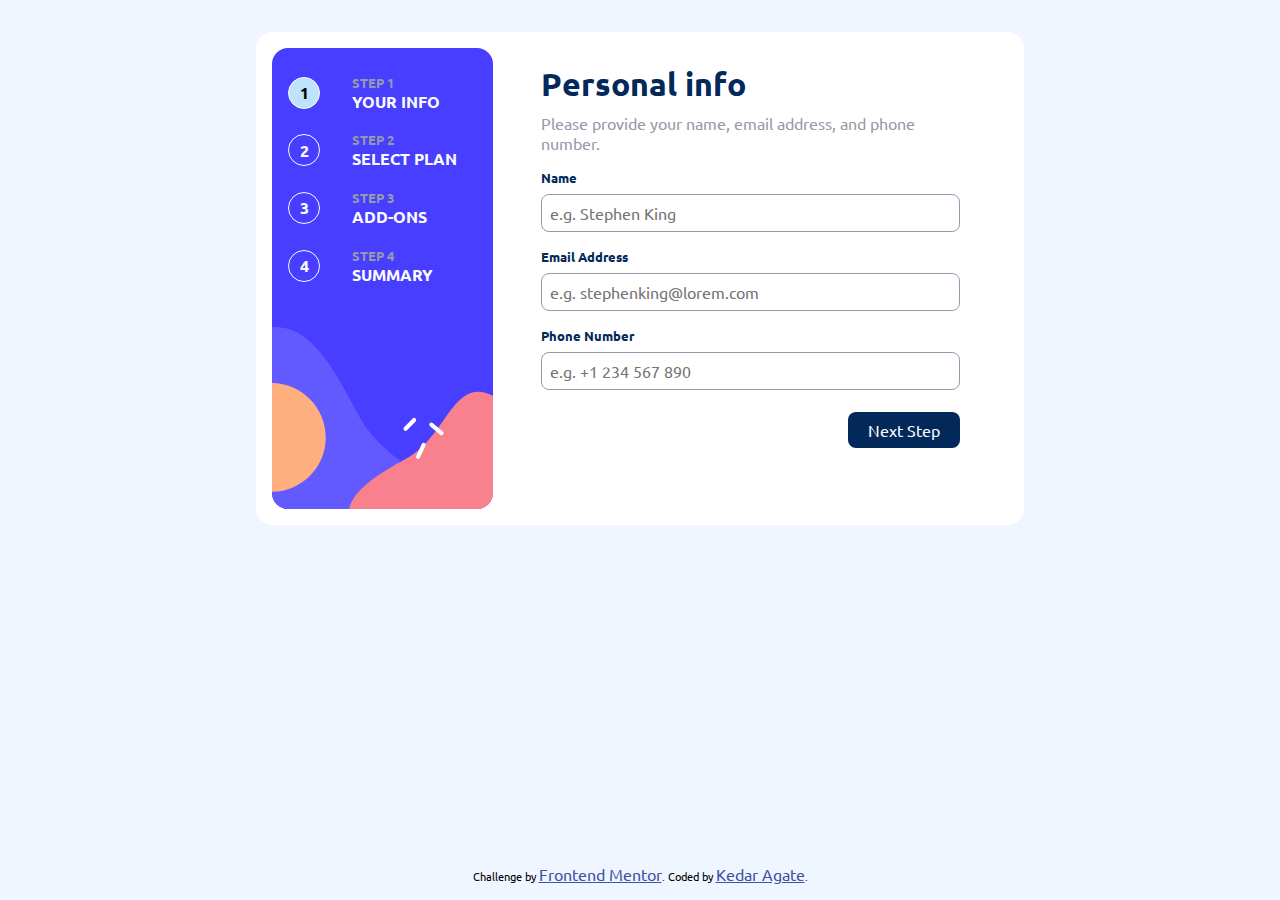
<file: index.html>
<!DOCTYPE html>
<html lang="en">
  <head>
    <meta charset="UTF-8" />
    <meta name="viewport" content="width=device-width, initial-scale=1.0" />
    <!-- displays site properly based on user's device -->

    <link
      rel="icon"
      type="image/png"
      sizes="32x32"
      href="../assets/images/favicon-32x32.png"
    />
    <link rel="stylesheet" href="style.css" />

    <title>Frontend Mentor | Multi-step form</title>

    <!-- Feel free to remove these styles or customise in your own stylesheet 👍 -->
  </head>

  <body>
    <!-- Sidebar start -->

    <main class="container">
      <section class="Steps-bg-img-container">
        <img
          src="./assets/images/bg-sidebar-desktop.svg"
          alt="steps-background-image"
          class="desktop-sidebar-img"
        />
        <img
          src="./assets/images/bg-sidebar-mobile.svg"
          alt="steps-background-image"
          class="mobile-sidebar-img"
        />

        <div class="steps-display-container">
          <div class="step-div">
            <span class="step-no-indicator step-1-indicator">1</span>
            <div class="step-info">
              <span class="step-number-in-words">step 1</span>
              <h3 class="step-name">your info</h3>
            </div>
          </div>
          <div class="step-div">
            <span class="step-no-indicator step-2-indicator">2</span>
            <div class="step-info">
              <span class="step-number-in-words">step 2</span>
              <h3 class="step-name">select plan</h3>
            </div>
          </div>
          <div class="step-div">
            <span class="step-no-indicator step-3-indicator">3</span>
            <div class="step-info">
              <span class="step-number-in-words">step 3</span>
              <h3 class="step-name">add-ons</h3>
            </div>
          </div>
          <div class="step-div">
            <span class="step-no-indicator step-4-indicator">4</span>
            <div class="step-info">
              <span class="step-number-in-words">step 4</span>
              <h3 class="step-name">summary</h3>
            </div>
          </div>
        </div>
      </section>

      <!-- Sidebar end -->
      <!-- Step 1 start -->
      <section class="form-container">
        <h1>Personal info</h1>
        <p>Please provide your name, email address, and phone number.</p>

        <form method="get" id="step-1-form">
          <div class="input-container">
            <label for="name">name</label>
            <input
              type="text"
              placeholder="e.g. Stephen King"
              id="name"
              name="name"
              required
            />
          </div>
          <div class="input-container">
            <label for="email">Email Address</label>
            <input
              type="email"
              id="email"
              name="email"
              placeholder="e.g. stephenking@lorem.com"
              required
            />
          </div>
          <div class="input-container">
            <label for="phone-no">Phone Number</label>
            <input
              type="tel"
              id="phone-no"
              name="phoneNumber"
              placeholder="e.g. +1 234 567 890"
              required
            />
          </div>
          <div class="links-button-div">
            <button type="submit" class="btn step-1-next-btn">Next Step</button>
          </div>
        </form>
      </section>
    </main>

    <div class="attribution">
      Challenge by
      <a
        href="https://www.frontendmentor.io/solutions/multistep-responsive-form-built-with-html-css-and-vanilla-js-tARI_ouO71"
        target="_blank"
        >Frontend Mentor</a
      >. Coded by
      <a href="https://github.com/kedaragate/frontend-mentor-multistep-form"
        >Kedar Agate</a
      >.
    </div>
    <script src="script.js" type="module"></script>
  </body>
</html>
</file>
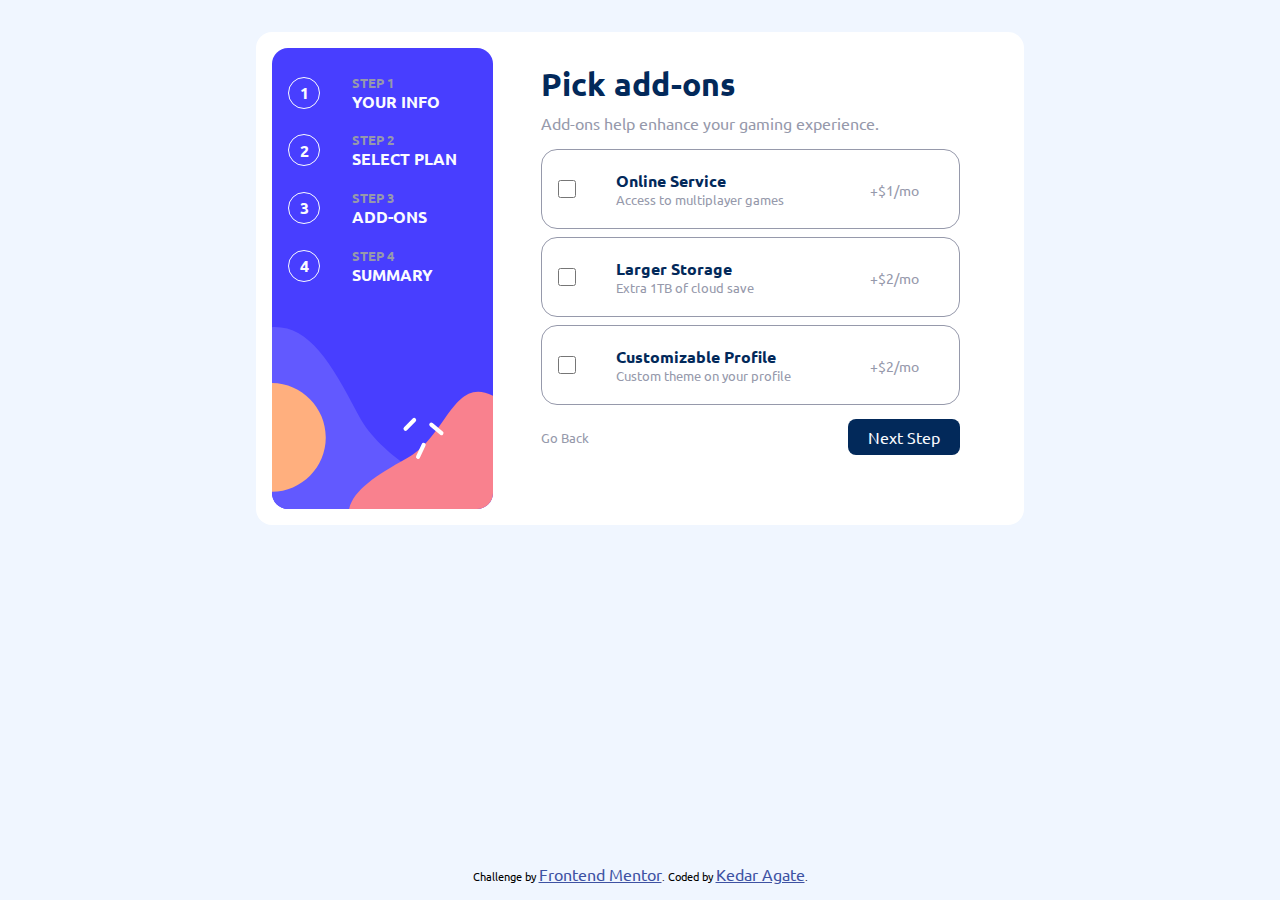
<file: add-ons-page.html>
<!DOCTYPE html>
<html lang="en">
  <head>
    <meta charset="UTF-8" />
    <meta name="viewport" content="width=device-width, initial-scale=1.0" />
    <title>Frontend Mentor | Multi-step form</title>
    <link rel="stylesheet" href="style.css" />
  </head>
  <body>
    <main class="container">
      <section class="Steps-bg-img-container">
        <img
          src="./assets/images/bg-sidebar-desktop.svg"
          alt="steps-background-image"
        />
        <div class="steps-display-container">
          <div class="step-div">
            <div class="step-no-indicator step-1-indicator">1</div>
            <div class="step-info">
              <span class="step-number-in-words">step 1</span>
              <h3 class="step-name">your info</h3>
            </div>
          </div>
          <div class="step-div">
            <div class="step-no-indicator step-2-indicator">2</div>
            <div class="step-info">
              <span class="step-number-in-words">step 2</span>
              <h3 class="step-name">select plan</h3>
            </div>
          </div>
          <div class="step-div">
            <div class="step-no-indicator step-3-indicator">3</div>
            <div class="step-info">
              <span class="step-number-in-words">step 3</span>
              <h3 class="step-name">add-ons</h3>
            </div>
          </div>
          <div class="step-div">
            <div class="step-no-indicator step-4-indicator">4</div>
            <div class="step-info">
              <span class="step-number-in-words">step 4</span>
              <h3 class="step-name">summary</h3>
            </div>
          </div>
        </div>
      </section>

      <!-- Sidebar end -->
      <!-- Step 1 start -->
      <section class="form-container">
        <h1>Pick add-ons</h1>
        <p>Add-ons help enhance your gaming experience.</p>

        <form action="" method="get" id="step-3-form">
          <div class="step-3-input-container">
            <input
              type="checkbox"
              name="onlineService"
              id="onlineService"
              value="1"
            />

            <label for="onlineService">
              <div class="add-ons-info-div">
                <h3>Online Service</h3>
                <p>Access to multiplayer games</p>
              </div>
              <div class="add-ons-price-div"><span>+$1/mo</span></div>
            </label>
          </div>

          <div class="step-3-input-container">
            <input
              type="checkbox"
              name="largerStorage"
              id="largerStorage"
              value="2"
            />

            <label for="largerStorage">
              <div class="add-ons-info-div">
                <h3>Larger Storage</h3>
                <p>Extra 1TB of cloud save</p>
              </div>
              <div class="add-ons-price-div"><span>+$2/mo</span></div>
            </label>
          </div>

          <div class="step-3-input-container">
            <input
              type="checkbox"
              name="customizableProfile"
              id="customizableProfile"
              value="2"
            />

            <label for="customizableProfile">
              <div class="add-ons-info-div">
                <h3>Customizable Profile</h3>
                <p>Custom theme on your profile</p>
              </div>
              <div class="add-ons-price-div"><span>+$2/mo</span></div>
            </label>
          </div>
          <div class="links-button-div">
            <a
              href="./plan-selection-page.html"
              id="step-3-go-back-link"
              class="go-back-link"
              >Go Back</a
            >
            <button type="submit" class="btn step-3-next-btn">Next Step</button>
          </div>
        </form>
      </section>
    </main>

    <!-- Step 1 end -->

    <!-- Step 2 start -->

    <!-- Arcade
    $9/mo Advanced $12/mo Pro $15/mo Monthly Yearly Go Back Next Step-->

    <!-- Step 2 end -->

    <!-- Step 3 start -->

    <!-- Pick add-ons Add-ons help enhance your gaming experience. Online service
    Access to multiplayer games +$1/mo Larger storage Extra 1TB of cloud save
    +$2/mo Customizable Profile Custom theme on your profile +$2/mo Go Back Next
    Step -->

    <!-- Step 3 end -->

    <!-- Step 4 start -->

    <!--Finishing up Double-check everything looks OK before confirming.-->

    <!-- Dynamically add subscription and add-on selections here -->

    <!-- Total (per month/year) Go Back Confirm-->

    <!-- Step 4 end -->

    <!-- Step 5 start -->

    <!--Thank you! Thanks for confirming your subscription! We hope you have fun
    using our platform. If you ever need support, please feel free to email us
    at support@loremgaming.com.-->

    <!-- Step 5 end -->

    <div class="attribution">
      Challenge by
      <a href="https://www.frontendmentor.io?ref=challenge" target="_blank"
        >Frontend Mentor</a
      >. Coded by
      <a href="https://github.com/kedaragate/frontend-mentor-multistep-form"
        >Kedar Agate</a
      >.
    </div>

    <script src="add-ons-page.js"></script>
  </body>
</html>
</file>
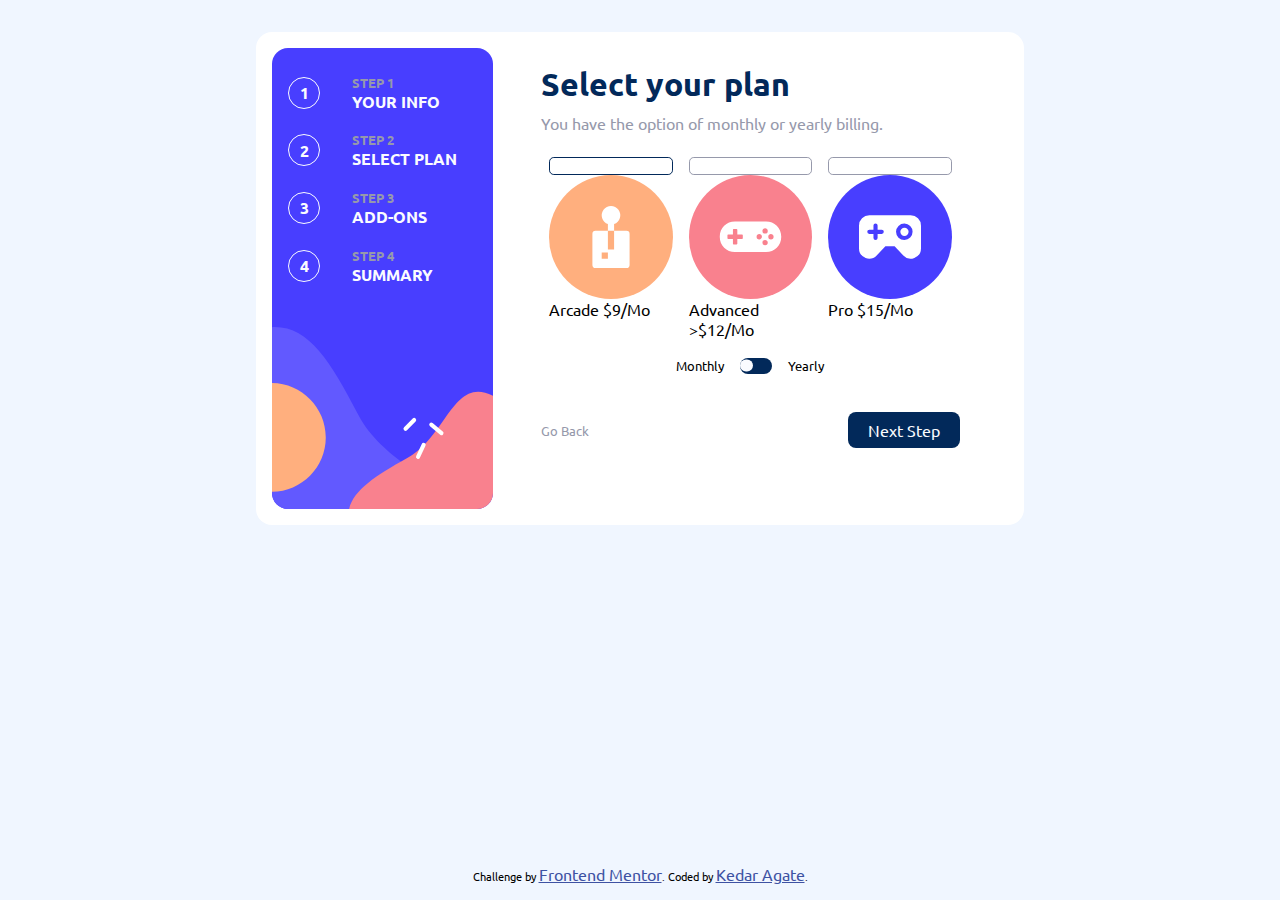
<file: plan-selection-page.html>
<!DOCTYPE html>
<html lang="en">
  <head>
    <meta charset="UTF-8" />
    <meta name="viewport" content="width=device-width, initial-scale=1.0" />
    <title>Frontend Mentor | Multi-step form</title>
    <link rel="stylesheet" href="style.css" />
  </head>
  <body>
    <main class="container">
      <section class="Steps-bg-img-container">
        <img
          src="./assets/images/bg-sidebar-desktop.svg"
          alt="steps-background-image"
        />
        <div class="steps-display-container">
          <div class="step-div">
            <div class="step-no-indicator step-1-indicator">1</div>
            <div class="step-info">
              <span class="step-number-in-words">step 1</span>
              <h3 class="step-name">your info</h3>
            </div>
          </div>
          <div class="step-div">
            <div class="step-no-indicator step-2-indicator">2</div>
            <div class="step-info">
              <span class="step-number-in-words">step 2</span>
              <h3 class="step-name">select plan</h3>
            </div>
          </div>
          <div class="step-div">
            <div class="step-no-indicator step-3-indicator">3</div>
            <div class="step-info">
              <span class="step-number-in-words">step 3</span>
              <h3 class="step-name">add-ons</h3>
            </div>
          </div>
          <div class="step-div">
            <div class="step-no-indicator step-4-indicator">4</div>
            <div class="step-info">
              <span class="step-number-in-words">step 4</span>
              <h3 class="step-name">summary</h3>
            </div>
          </div>
        </div>
      </section>

      <!-- Sidebar end -->
      <!-- Step 2 start -->
      <section class="form-container">
        <h1>Select your plan</h1>
        <p>You have the option of monthly or yearly billing.</p>

        <form action="" method="get" id="step-2-form">
          <div class="input-container">
            <div class="plan-div">
              <input
                type="radio"
                id="plan-option-1"
                name="plan-option"
                value="arcade"
                data-amount="9"
                data-plan-duration="monthly"
                checked
              />

              <img
                src="./assets/images/icon-arcade.svg"
                alt="arcade-plan-icon"
              />
              <label for="plan-option-1"
                >arcade <span class="arcade-plan">$9/mo</span></label
              >
            </div>
            <div class="plan-div">
              <input
                type="radio"
                id="plan-option-2"
                name="plan-option"
                value="advanced"
                data-amount="12"
                data-plan-duration="monthly"
              />

              <img
                src="./assets/images/icon-advanced.svg"
                alt="advanced-plan-icon"
              />
              <label for="plan-option-2"
                >advanced <span class="advanced-plan"> >$12/mo</span></label
              >
            </div>
            <div class="plan-div">
              <input
                type="radio"
                id="plan-option-3"
                name="plan-option"
                value="pro"
                data-amount="15"
                data-plan-duration="monthly"
              />

              <img src="./assets/images/icon-pro.svg" alt="pro-plan-icon" />
              <label for="plan-option-3"
                >pro <span class="pro-plan">$15/mo</span></label
              >
            </div>
          </div>
          <div class="monthly-yearly-toggle-div">
            <label for="plan-toggle-switch" class="monthly-lable"
              >Monthly</label
            >
            <input type="checkbox" id="plan-toggle-switch" name="yearly" />

            <label for="plan-toggle-switch" class="yearly-lable">Yearly</label>
          </div>
          <div class="links-button-div">
            <a href="./index.html" id="step-2-go-back-link" class="go-back-link"
              >Go Back</a
            >
            <button type="submit" class="btn step-2-next-btn">Next Step</button>
          </div>
        </form>
      </section>
    </main>

    <!-- Step 2 end -->

    <!-- Step 2 start -->

    <!-- Arcade
    $9/mo Advanced $12/mo Pro $15/mo Monthly Yearly Go Back Next Step-->

    <!-- Step 2 end -->

    <!-- Step 3 start -->

    <!-- Pick add-ons Add-ons help enhance your gaming experience. Online service
    Access to multiplayer games +$1/mo Larger storage Extra 1TB of cloud save
    +$2/mo Customizable Profile Custom theme on your profile +$2/mo Go Back Next
    Step -->

    <!-- Step 3 end -->

    <!-- Step 4 start -->

    <!--Finishing up Double-check everything looks OK before confirming.-->

    <!-- Dynamically add subscription and add-on selections here -->

    <!-- Total (per month/year) Go Back Confirm-->

    <!-- Step 4 end -->

    <!-- Step 5 start -->

    <!--Thank you! Thanks for confirming your subscription! We hope you have fun
    using our platform. If you ever need support, please feel free to email us
    at support@loremgaming.com.-->

    <!-- Step 5 end -->

    <div class="attribution">
      Challenge by
      <a href="https://www.frontendmentor.io?ref=challenge" target="_blank"
        >Frontend Mentor</a
      >. Coded by
      <a href="https://github.com/kedaragate/frontend-mentor-multistep-form"
        >Kedar Agate</a
      >.
    </div>

    <script src="planSelection.js"></script>
  </body>
</html>
</file>
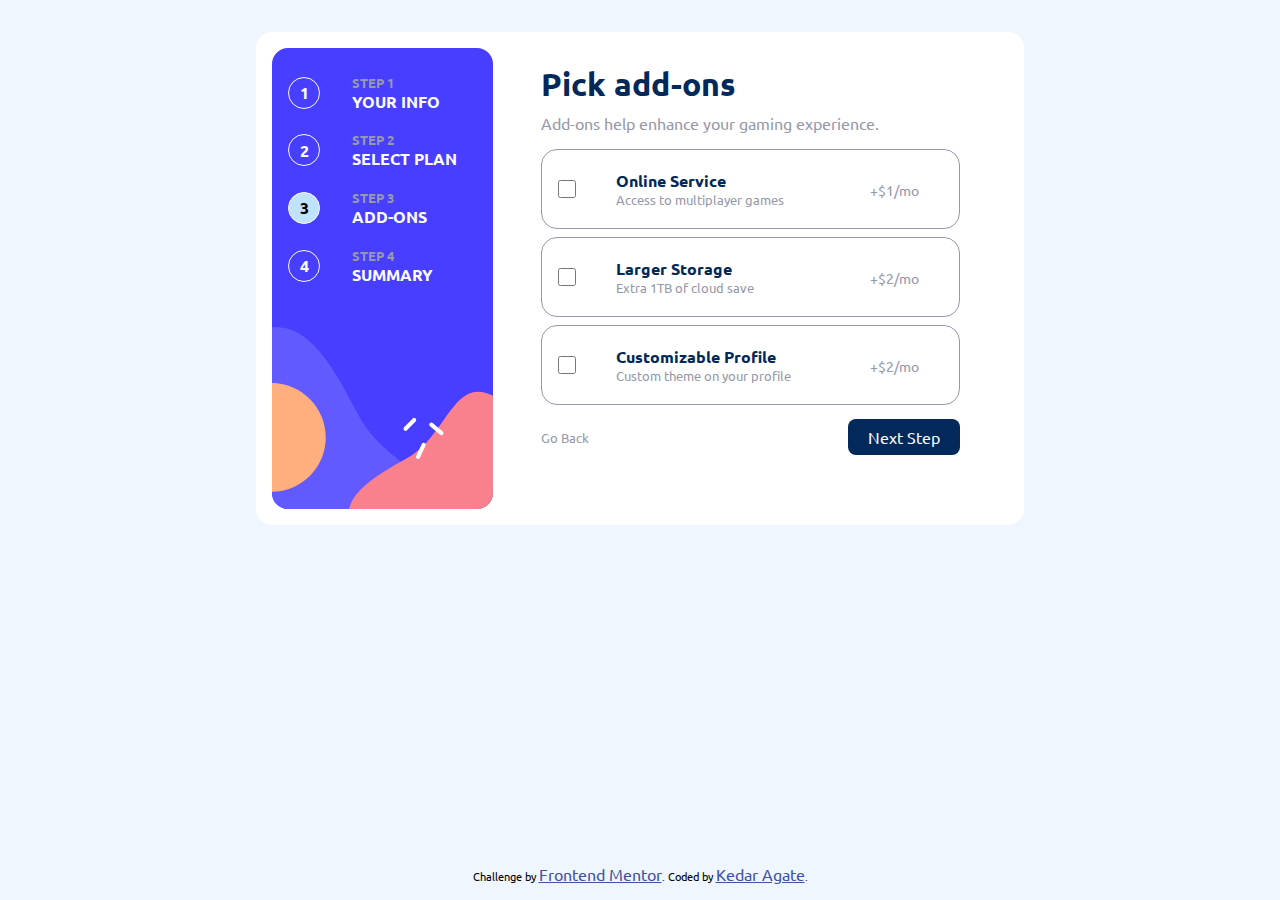
<file: pages/add-ons-page.html>
<!DOCTYPE html>
<html lang="en">
  <head>
    <meta charset="UTF-8" />
    <meta name="viewport" content="width=device-width, initial-scale=1.0" />
    <link
      rel="icon"
      type="image/png"
      sizes="32x32"
      href="../assets/images/favicon-32x32.png"
    />
    <title>Frontend Mentor | Multi-step form</title>
    <link rel="stylesheet" href="../style.css" />
  </head>
  <body>
    <main class="container">
      <section class="Steps-bg-img-container">
        <img
          src="../assets/images/bg-sidebar-desktop.svg"
          alt="steps-background-image"
          class="desktop-sidebar-img"
        />
        <img
          src="../assets/images/bg-sidebar-mobile.svg"
          alt="steps-background-image"
          class="mobile-sidebar-img"
        />
        <div class="steps-display-container">
          <div class="step-div">
            <span class="step-no-indicator step-1-indicator">1</span>
            <div class="step-info">
              <span class="step-number-in-words">step 1</span>
              <h3 class="step-name">your info</h3>
            </div>
          </div>
          <div class="step-div">
            <span class="step-no-indicator step-2-indicator">2</span>
            <div class="step-info">
              <span class="step-number-in-words">step 2</span>
              <h3 class="step-name">select plan</h3>
            </div>
          </div>
          <div class="step-div">
            <span class="step-no-indicator step-3-indicator">3</span>
            <div class="step-info">
              <span class="step-number-in-words">step 3</span>
              <h3 class="step-name">add-ons</h3>
            </div>
          </div>
          <div class="step-div">
            <span class="step-no-indicator step-4-indicator">4</span>
            <div class="step-info">
              <span class="step-number-in-words">step 4</span>
              <h3 class="step-name">summary</h3>
            </div>
          </div>
        </div>
      </section>
      <!-- Sidebar end -->
      <!-- Step 1 start -->
      <section class="form-container">
        <h1>Pick add-ons</h1>
        <p>Add-ons help enhance your gaming experience.</p>

        <form method="get" id="step-3-form">
          <div class="step-3-input-container">
            <input
              type="checkbox"
              name="onlineService"
              id="onlineService"
              data-add-on-service-amount="1"
            />

            <label for="onlineService">
              <div class="add-ons-info-div">
                <h3>Online Service</h3>
                <p>Access to multiplayer games</p>
              </div>
              <div class="add-ons-price-div">
                <span id="online-service-text">+$1/mo</span>
              </div>
            </label>
          </div>

          <div class="step-3-input-container">
            <input
              type="checkbox"
              name="largerStorage"
              id="largerStorage"
              data-add-on-service-amount="2"
            />

            <label for="largerStorage">
              <div class="add-ons-info-div">
                <h3>Larger Storage</h3>
                <p>Extra 1TB of cloud save</p>
              </div>
              <div class="add-ons-price-div">
                <span id="larger-storage-text">+$2/mo</span>
              </div>
            </label>
          </div>

          <div class="step-3-input-container">
            <input
              type="checkbox"
              name="customizableProfile"
              id="customizableProfile"
              data-add-on-service-amount="2"
            />

            <label for="customizableProfile">
              <div class="add-ons-info-div">
                <h3>Customizable Profile</h3>
                <p>Custom theme on your profile</p>
              </div>
              <div class="add-ons-price-div">
                <span id="customizable-profile-text">+$2/mo</span>
              </div>
            </label>
          </div>
          <div class="links-button-div">
            <a
              href="./plan-selection-page.html"
              id="step-3-go-back-link"
              class="go-back-link"
              >Go Back</a
            >
            <button type="submit" class="btn step-3-next-btn">Next Step</button>
          </div>
        </form>
      </section>
    </main>

    <!-- Step 1 end -->

    <!-- Step 2 start -->

    <!-- Arcade
    $9/mo Advanced $12/mo Pro $15/mo Monthly Yearly Go Back Next Step-->

    <!-- Step 2 end -->

    <!-- Step 3 start -->

    <!-- Pick add-ons Add-ons help enhance your gaming experience. Online service
    Access to multiplayer games +$1/mo Larger storage Extra 1TB of cloud save
    +$2/mo Customizable Profile Custom theme on your profile +$2/mo Go Back Next
    Step -->

    <!-- Step 3 end -->

    <!-- Step 4 start -->

    <!--Finishing up Double-check everything looks OK before confirming.-->

    <!-- Dynamically add subscription and add-on selections here -->

    <!-- Total (per month/year) Go Back Confirm-->

    <!-- Step 4 end -->

    <!-- Step 5 start -->

    <!--Thank you! Thanks for confirming your subscription! We hope you have fun
    using our platform. If you ever need support, please feel free to email us
    at support@loremgaming.com.-->

    <!-- Step 5 end -->

    <div class="attribution">
      Challenge by
      <a
        href="https://www.frontendmentor.io/solutions/multistep-responsive-form-built-with-html-css-and-vanilla-js-tARI_ouO71"
        target="_blank"
        >Frontend Mentor</a
      >. Coded by
      <a href="https://github.com/kedaragate/frontend-mentor-multistep-form"
        >Kedar Agate</a
      >.
    </div>

    <script src="../add-ons-page.js"></script>
  </body>
</html>
</file>
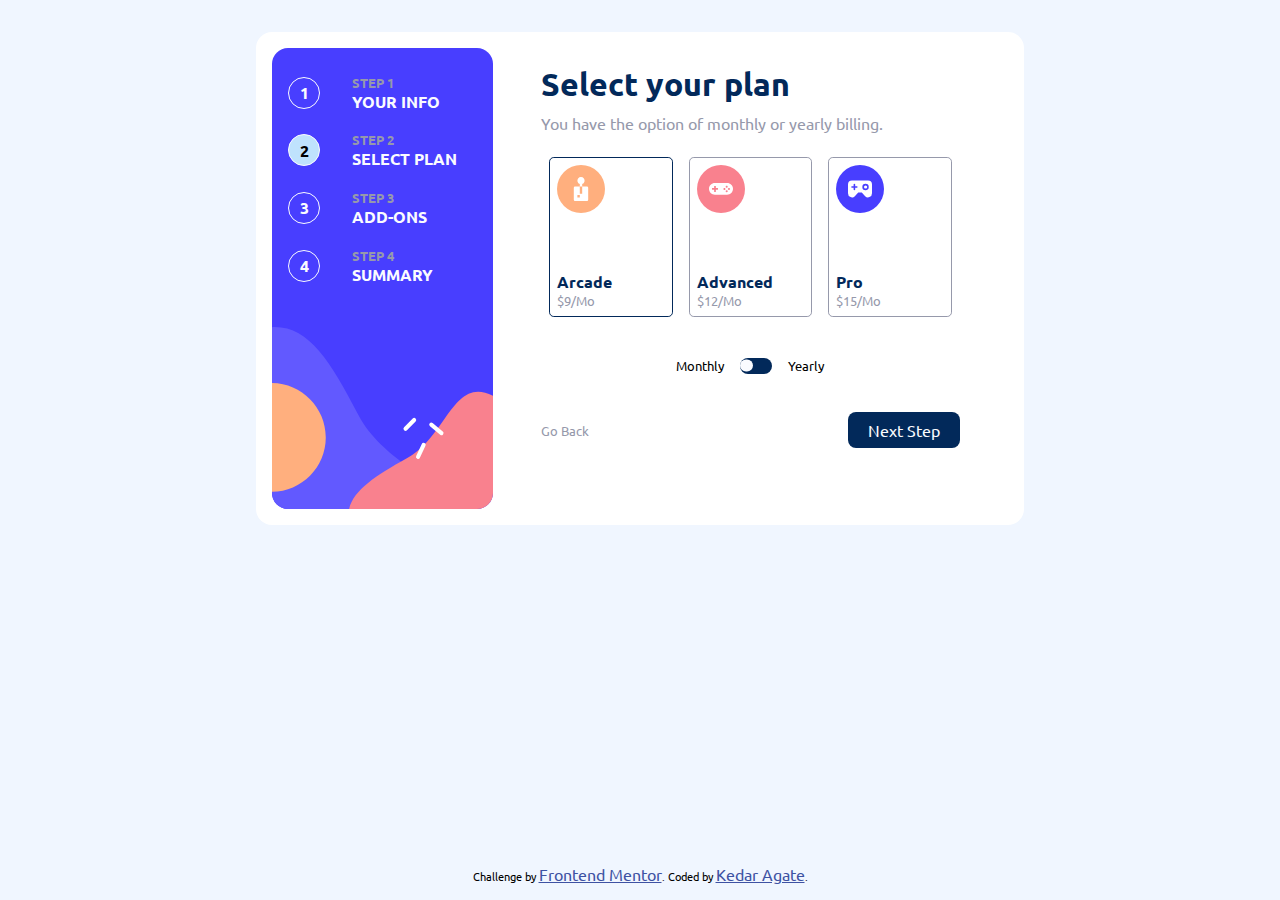
<file: pages/plan-selection-page.html>
<!DOCTYPE html>
<html lang="en">
  <head>
    <meta charset="UTF-8" />
    <meta name="viewport" content="width=device-width, initial-scale=1.0" />
    <link
      rel="icon"
      type="image/png"
      sizes="32x32"
      href="../assets/images/favicon-32x32.png"
    />
    <title>Frontend Mentor | Multi-step form</title>
    <link rel="stylesheet" href="../style.css" />
  </head>
  <body>
    <main class="container">
      <section class="Steps-bg-img-container">
        <img
          src="../assets/images/bg-sidebar-desktop.svg"
          alt="steps-background-image"
          class="desktop-sidebar-img"
        />
        <img
          src="../assets/images/bg-sidebar-mobile.svg"
          alt="steps-background-image"
          class="mobile-sidebar-img"
        />
        <div class="steps-display-container">
          <div class="step-div">
            <span class="step-no-indicator step-1-indicator">1</span>
            <div class="step-info">
              <span class="step-number-in-words">step 1</span>
              <h3 class="step-name">your info</h3>
            </div>
          </div>
          <div class="step-div">
            <span class="step-no-indicator step-2-indicator">2</span>
            <div class="step-info">
              <span class="step-number-in-words">step 2</span>
              <h3 class="step-name">select plan</h3>
            </div>
          </div>
          <div class="step-div">
            <span class="step-no-indicator step-3-indicator">3</span>
            <div class="step-info">
              <span class="step-number-in-words">step 3</span>
              <h3 class="step-name">add-ons</h3>
            </div>
          </div>
          <div class="step-div">
            <span class="step-no-indicator step-4-indicator">4</span>
            <div class="step-info">
              <span class="step-number-in-words">step 4</span>
              <h3 class="step-name">summary</h3>
            </div>
          </div>
        </div>
      </section>

      <!-- Sidebar end -->
      <!-- Step 2 start -->
      <section class="form-container step-2-form-container">
        <h1>Select your plan</h1>
        <p>You have the option of monthly or yearly billing.</p>

        <form method="get" id="step-2-form">
          <div class="input-container">
            <div class="plan-div">
              <input
                type="radio"
                id="plan-option-1"
                name="plan-option"
                value="arcade"
                data-amount="9"
                data-plan-duration="monthly"
                checked
              />

              <div class="plan-icon-div">
                <img
                  src="../assets/images/icon-arcade.svg"
                  alt="arcade-plan-icon"
                />

                <label for="plan-option-1"
                  >arcade <span class="arcade-plan">$9/mo</span></label
                >
              </div>
            </div>
            <div class="plan-div">
              <input
                type="radio"
                id="plan-option-2"
                name="plan-option"
                value="advanced"
                data-amount="12"
                data-plan-duration="monthly"
              />
              <div class="plan-icon-div">
                <img
                  src="../assets/images/icon-advanced.svg"
                  alt="advanced-plan-icon"
                />

                <label for="plan-option-2">
                  advanced <span class="advanced-plan"> $12/mo</span></label
                >
              </div>
            </div>
            <div class="plan-div">
              <input
                type="radio"
                id="plan-option-3"
                name="plan-option"
                value="pro"
                data-amount="15"
                data-plan-duration="monthly"
              />
              <div class="plan-icon-div">
                <img src="../assets/images/icon-pro.svg" alt="pro-plan-icon" />

                <label for="plan-option-3"
                  >pro <span class="pro-plan">$15/mo</span></label
                >
              </div>
            </div>
          </div>
          <div class="monthly-yearly-toggle-div">
            <label for="plan-toggle-switch" class="monthly-lable"
              >Monthly</label
            >
            <input type="checkbox" id="plan-toggle-switch" name="yearly" />

            <label for="plan-toggle-switch" class="yearly-lable">Yearly</label>
          </div>
          <div class="links-button-div">
            <a
              href="../index.html"
              id="step-2-go-back-link"
              class="go-back-link"
              >Go Back</a
            >
            <button type="submit" class="btn step-2-next-btn">Next Step</button>
          </div>
        </form>
      </section>
    </main>

    <!-- Step 2 end -->

    <!-- Step 2 start -->

    <!-- Arcade
    $9/mo Advanced $12/mo Pro $15/mo Monthly Yearly Go Back Next Step-->

    <!-- Step 2 end -->

    <!-- Step 3 start -->

    <!-- Pick add-ons Add-ons help enhance your gaming experience. Online service
    Access to multiplayer games +$1/mo Larger storage Extra 1TB of cloud save
    +$2/mo Customizable Profile Custom theme on your profile +$2/mo Go Back Next
    Step -->

    <!-- Step 3 end -->

    <!-- Step 4 start -->

    <!--Finishing up Double-check everything looks OK before confirming.-->

    <!-- Dynamically add subscription and add-on selections here -->

    <!-- Total (per month/year) Go Back Confirm-->

    <!-- Step 4 end -->

    <!-- Step 5 start -->

    <!--Thank you! Thanks for confirming your subscription! We hope you have fun
    using our platform. If you ever need support, please feel free to email us
    at support@loremgaming.com.-->

    <!-- Step 5 end -->

    <div class="attribution">
      Challenge by
      <a
        href="https://www.frontendmentor.io/solutions/multistep-responsive-form-built-with-html-css-and-vanilla-js-tARI_ouO71"
        target="_blank"
        >Frontend Mentor</a
      >. Coded by
      <a href="https://github.com/kedaragate/frontend-mentor-multistep-form"
        >Kedar Agate</a
      >.
    </div>

    <script src="../planSelection.js"></script>
  </body>
</html>
</file>
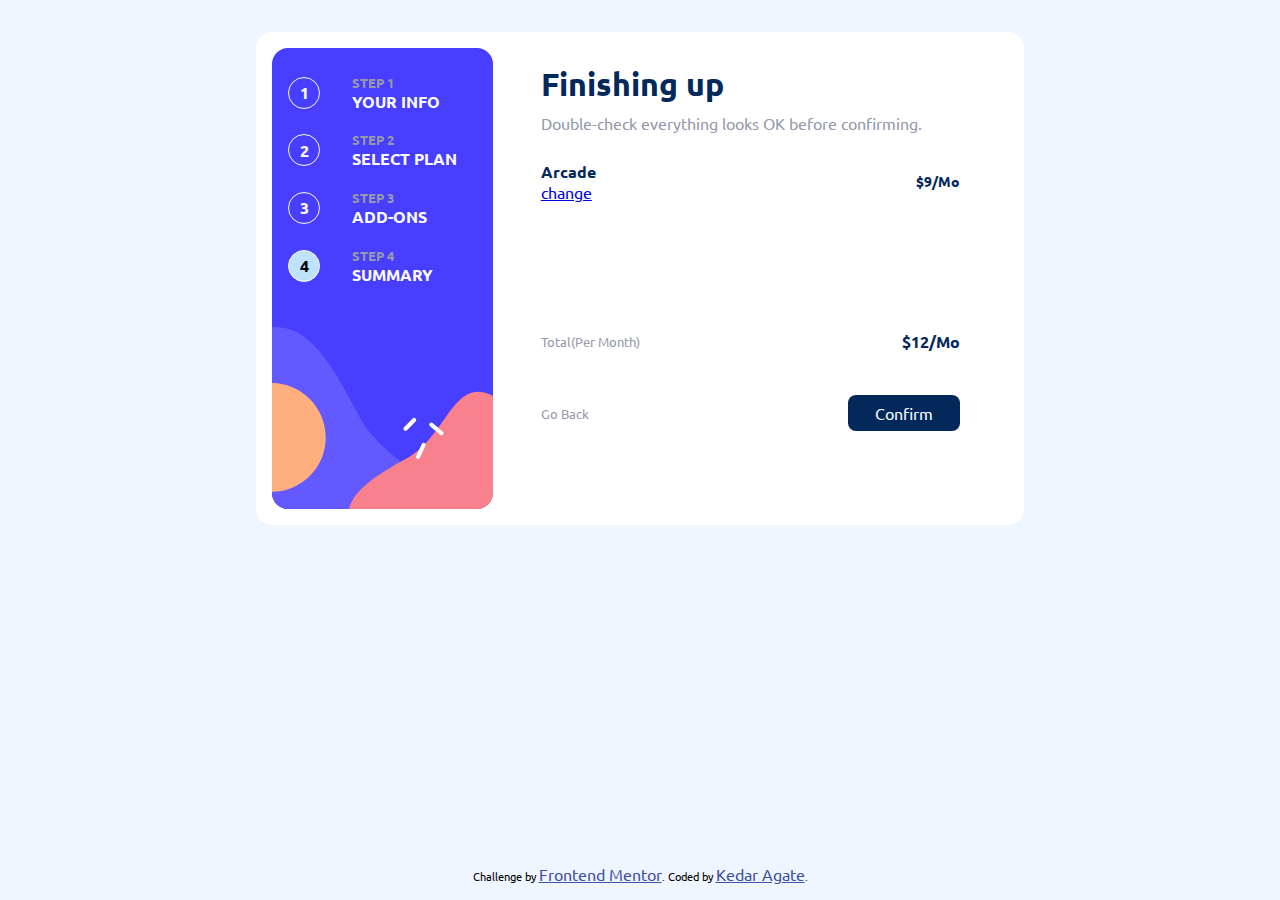
<file: pages/summary-page.html>
<!DOCTYPE html>
<html lang="en">
  <head>
    <meta charset="UTF-8" />
    <meta name="viewport" content="width=device-width, initial-scale=1.0" />
    <!-- displays site properly based on user's device -->

    <link
      rel="icon"
      type="image/png"
      sizes="32x32"
      href="../assets/images/favicon-32x32.png"
    />
    <link rel="stylesheet" href="../style.css" />

    <title>Frontend Mentor | Multi-step form</title>

    <!-- Feel free to remove these styles or customise in your own stylesheet 👍 -->
  </head>

  <body>
    <!-- Sidebar start -->

    <main class="container">
      <section class="Steps-bg-img-container">
        <img
          src="../assets/images/bg-sidebar-desktop.svg"
          alt="steps-background-image"
          class="desktop-sidebar-img"
        />
        <img
          src="../assets/images/bg-sidebar-mobile.svg"
          alt="steps-background-image"
          class="mobile-sidebar-img"
        />
        <div class="steps-display-container">
          <div class="step-div">
            <span class="step-no-indicator step-1-indicator">1</span>
            <div class="step-info">
              <span class="step-number-in-words">step 1</span>
              <h3 class="step-name">your info</h3>
            </div>
          </div>
          <div class="step-div">
            <span class="step-no-indicator step-2-indicator">2</span>
            <div class="step-info">
              <span class="step-number-in-words">step 2</span>
              <h3 class="step-name">select plan</h3>
            </div>
          </div>
          <div class="step-div">
            <span class="step-no-indicator step-3-indicator">3</span>
            <div class="step-info">
              <span class="step-number-in-words">step 3</span>
              <h3 class="step-name">add-ons</h3>
            </div>
          </div>
          <div class="step-div">
            <span class="step-no-indicator step-4-indicator">4</span>
            <div class="step-info">
              <span class="step-number-in-words">step 4</span>
              <h3 class="step-name">summary</h3>
            </div>
          </div>
        </div>
      </section>

      <!-- Sidebar end -->
      <!-- Step 1 start -->
      <section class="form-container">
        <h1>Finishing up</h1>
        <p>Double-check everything looks OK before confirming.</p>

        <div id="summary-section">
          <div class="summary-element base-plan-summary">
            <div class="base-plan-naming-div">
              <h3 class="base-plan-name">Arcade</h3>
              <a href="plan-selection-page.html">change</a>
            </div>
            <h3 class="base-plan-amount-summary">$9/mo</h3>
          </div>
          <div class="summary-element add-ons-summary-container"></div>
          <div class="summary-element total-amount-summary">
            <span class="total-amount-text">Total(per month)</span>
            <h2 class="total-amount">$12/mo</h2>
          </div>
          <div class="links-button-div">
            <a
              href="./plan-selection-page.html"
              id="step-4-go-back-link"
              class="go-back-link"
              >Go Back</a
            >
            <button type="submit" class="btn confirm-btn">Confirm</button>
          </div>
        </div>
      </section>
    </main>

    <div class="attribution">
      Challenge by
      <a
        href="https://www.frontendmentor.io/solutions/multistep-responsive-form-built-with-html-css-and-vanilla-js-tARI_ouO71"
        target="_blank"
        >Frontend Mentor</a
      >. Coded by
      <a href="https://github.com/kedaragate/frontend-mentor-multistep-form"
        >Kedar Agate</a
      >.
    </div>
    <script src="../summary.js"></script>
  </body>
</html>
</file>
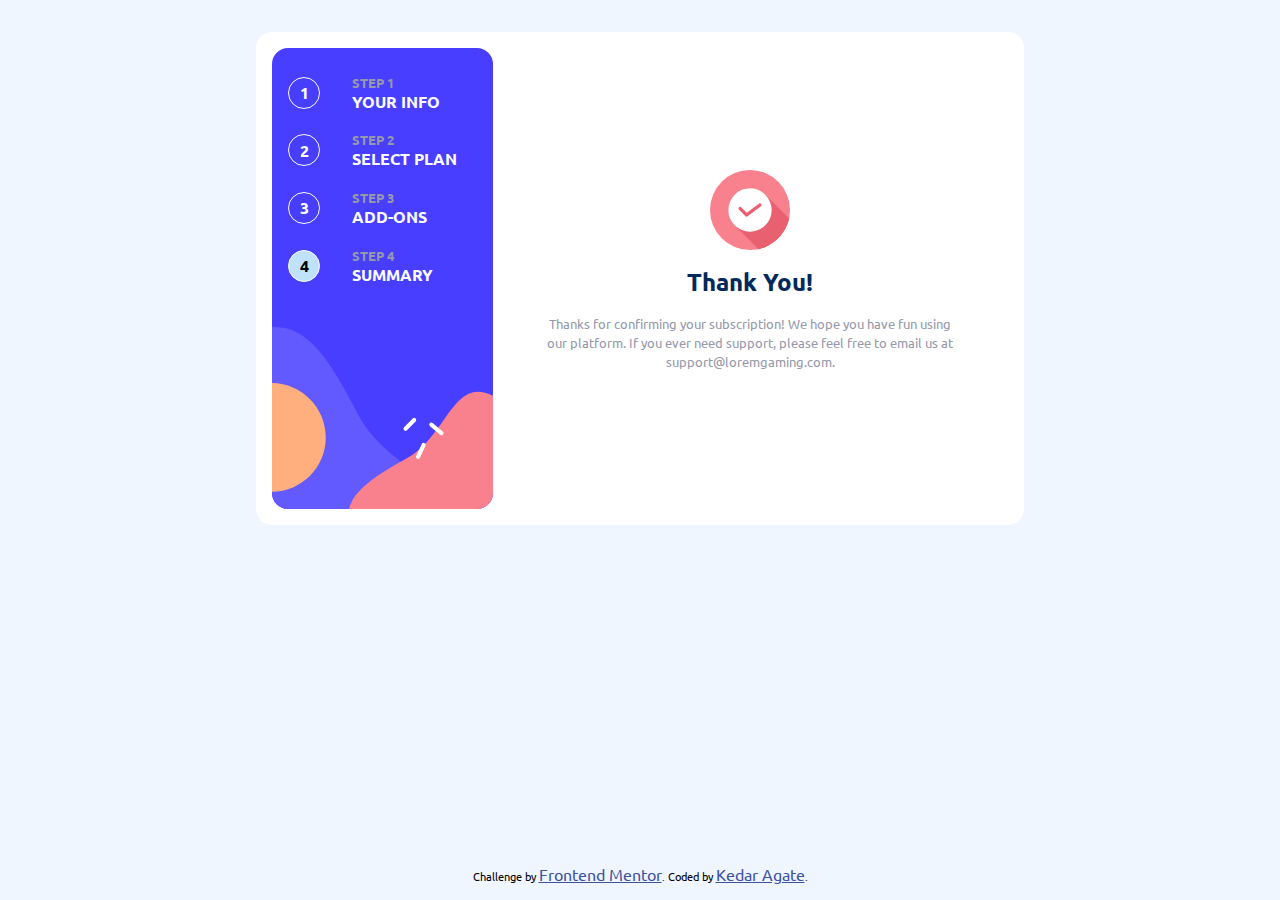
<file: pages/thank-you-page.html>
<!DOCTYPE html>
<html lang="en">
  <head>
    <meta charset="UTF-8" />
    <meta name="viewport" content="width=device-width, initial-scale=1.0" />
    <!-- displays site properly based on user's device -->

    <link
      rel="icon"
      type="image/png"
      sizes="32x32"
      href="../assets/images/favicon-32x32.png"
    />
    <link rel="stylesheet" href="../style.css" />

    <title>Frontend Mentor | Multi-step form</title>

    <!-- Feel free to remove these styles or customise in your own stylesheet 👍 -->
  </head>

  <body>
    <!-- Sidebar start -->

    <main class="container">
      <section class="Steps-bg-img-container">
        <img
          src="../assets/images/bg-sidebar-desktop.svg"
          alt="steps-background-image"
          class="desktop-sidebar-img"
        />
        <img
          src="../assets/images/bg-sidebar-mobile.svg"
          alt="steps-background-image"
          class="mobile-sidebar-img"
        />
        <div class="steps-display-container">
          <div class="step-div">
            <span class="step-no-indicator step-1-indicator">1</span>
            <div class="step-info">
              <span class="step-number-in-words">step 1</span>
              <h3 class="step-name">your info</h3>
            </div>
          </div>
          <div class="step-div">
            <span class="step-no-indicator step-2-indicator">2</span>
            <div class="step-info">
              <span class="step-number-in-words">step 2</span>
              <h3 class="step-name">select plan</h3>
            </div>
          </div>
          <div class="step-div">
            <span class="step-no-indicator step-3-indicator">3</span>
            <div class="step-info">
              <span class="step-number-in-words">step 3</span>
              <h3 class="step-name">add-ons</h3>
            </div>
          </div>
          <div class="step-div">
            <span class="step-no-indicator step-4-indicator">4</span>
            <div class="step-info">
              <span class="step-number-in-words">step 4</span>
              <h3 class="step-name">summary</h3>
            </div>
          </div>
        </div>
      </section>
      <!-- Sidebar end -->
      <!-- Step 1 start -->
      <section class="form-container thank-you-container">
        <img src="../assets/images/icon-thank-you.svg" alt="thank-you-icon" />
        <h2>Thank you!</h2>
        <p>
          Thanks for confirming your subscription! We hope you have fun using
          our platform. If you ever need support, please feel free to email us
          at support@loremgaming.com.
        </p>
      </section>
    </main>

    <div class="attribution">
      Challenge by
      <a
        href="https://www.frontendmentor.io/solutions/multistep-responsive-form-built-with-html-css-and-vanilla-js-tARI_ouO71"
        target="_blank"
        >Frontend Mentor</a
      >. Coded by
      <a href="https://github.com/kedaragate/frontend-mentor-multistep-form"
        >Kedar Agate</a
      >.
    </div>
    <script src="../summary.js"></script>
  </body>
</html>
</file>
<file: style.css>
@import url("https://fonts.googleapis.com/css2?family=Ubuntu:wght@400;500;700&display=swap");

* {
  box-sizing: border-box;
  font-size: 16px;
  margin: 0;
  padding: 0;
  font-family: "Ubuntu", sans-serif;
}

:root {
  --Marine-blue: hsl(213, 96%, 18%);
  --Purplish-blue: hsl(243, 100%, 62%);
  --Pastel-blue: hsl(228, 100%, 84%);
  --Light-blue: hsl(206, 94%, 87%);
  --Strawberry-red: hsl(354, 84%, 57%);

  --Cool-gray: hsl(231, 11%, 63%);
  --Light-gray: hsl(229, 24%, 87%);
  --Magnolia: hsl(217, 100%, 97%);
  --Alabaster: hsl(231, 100%, 99%);
  --White: hsl(0, 0%, 100%);
  --img-container-width: 30%;
}
body {
  background-color: var(--Magnolia);
  max-width: 100vw;
  max-height: 100vw;
  display: flex;
  flex-direction: column;
  align-items: center;
  justify-content: space-around;
}

.container {
  /*position: absolute;
  top: 30%;
  left: 50%;
  transform: translate(-50%, -30%);*/
  margin-top: 2rem;
  width: 60%;
  height: 80%;
  background-color: var(--White);
  border-radius: 1rem;
  display: flex;
  padding: 1rem;
}

.Steps-bg-img-container {
  width: var(--img-container-width);
  position: relative;
}

.Steps-bg-img-container > img {
  object-position: center;
  object-fit: cover;
  height: 100%;
  width: 100%;
  border-radius: 1rem;
}

.steps-display-container {
  position: absolute;
  width: 100%;
  height: 50%;
  top: 1rem;
  left: 0;

  display: flex;
  flex-direction: column;
  justify-content: center;
  align-items: center;
  color: var(--Alabaster);
  text-transform: uppercase;
}

.step-div {
  width: 100%;
  height: 25%;
  display: flex;
  align-items: center;
  padding: 1rem;
}

.step-info {
  margin-left: 1rem;
  display: flex;
  flex-direction: column;
  align-items: flex-start;
  justify-content: center;
}

.step-no-indicator {
  width: 2rem;
  height: 2rem;
  margin-right: 1rem;
  border-radius: 50%;
  border: 1px solid var(--Alabaster);
  font-weight: 700;
  display: flex;
  align-items: center;
  justify-content: center;
}

.step-number-in-words {
  font-size: 0.8rem;
  color: var(--Cool-gray);
  font-weight: 700;
}

.form-container {
  width: calc(100% - var(--img-container-width));
  padding: 0 3rem;
}

.form-container > h1 {
  color: var(--Marine-blue);
  font-size: 2rem;
  margin-top: 1rem;
  margin-bottom: 0.5rem;
}

.form-container > p {
  color: var(--Cool-gray);
  margin-bottom: 1rem;
}

/* step 1 form styling start*/
#step-1-form {
  text-transform: capitalize;
  display: flex;
  flex-direction: column;

  height: 80%;
}

#step-1-form > .input-container {
  width: 100%;
  height: fit-content;
  display: flex;
  flex-direction: column;
  position: relative;
}

#step-1-form > .input-container > label {
  color: var(--Marine-blue);
  margin-bottom: 0.5rem;
  font-size: 0.8rem;
  font-weight: 700;
}
#step-1-form > .input-container > input {
  padding: 0.5rem;
  margin-bottom: 1rem;

  border-radius: 0.5rem;
  border: 0.5px solid var(--Cool-gray);
  cursor: pointer;
}
#step-1-form > .input-container > input:focus-visible {
  outline: 0.5px solid var(--Marine-blue);
  background-color: lightyellow;
}
.step-1-next-btn {
  align-self: flex-end;
  justify-self: flex-end;
}

/*step 1 form styling end */

/* step 2 form styling start*/
#step-2-form {
  text-transform: capitalize;
  display: flex;
  flex-direction: column;
}

#step-2-form > .input-container {
  width: 100%;
  height: fit-content;
  display: flex;
  justify-content: space-between;
  align-items: center;
  position: relative;
}
#step-2-form > .input-container > .plan-div {
  width: 8rem;
  height: 10rem;
  display: flex;
  flex-direction: column;
  margin: 0.5rem;
  position: relative;
}

#step-2-form > .input-container > .plan-div > .plan-icon-div {
  position: absolute;
  top: 0;
  left: 0;
  width: 100%;
  height: 100%;
  display: flex;
  flex-direction: column;
  justify-content: space-between;

  padding: 0.5rem;
}

#step-2-form > .input-container > .plan-div > .plan-icon-div > img {
  width: 3rem;
  height: fit-content;
}

#step-2-form > .input-container > .plan-div > .plan-icon-div > label {
  color: var(--Marine-blue);
  font-weight: 700;

  display: flex;
  flex-direction: column;
}

#step-2-form > .input-container > .plan-div > .plan-icon-div > label > span {
  color: var(--Cool-gray);
  font-weight: 400;
  font-size: 0.8rem;
}

#step-2-form > .input-container > .plan-div > input {
  appearance: none;
  padding: 0.5rem;
  z-index: 10;
  width: 100%;
  height: 100%;
  border-radius: 0.3rem;
  border: 0.5px solid var(--Cool-gray);
  cursor: pointer;
}

#step-2-form > .input-container > .plan-div > input:checked {
  border: 0.1px solid var(--Marine-blue);
}

#step-2-form > .input-container > .plan-div > input:hover {
  border: 0.5px solid var(--Marine-blue);
  transition: 0.5s ease-in-out;
}

.monthly-yearly-toggle-div {
  display: flex;
  padding: 1rem;
  justify-content: center;
  align-items: center;
}

.monthly-yearly-toggle-div > label {
  margin: 1rem;
  font-size: 0.8rem;
}

#plan-toggle-switch {
  width: 2rem;
  height: 1rem;

  cursor: pointer;
  position: relative;

  appearance: none;
  border-radius: 0.5rem;
  background-color: var(--Marine-blue);
}

#plan-toggle-switch::before {
  content: "";
  background-color: var(--Alabaster);
  position: absolute;
  left: 0;
  top: 50%;
  transform: translateY(-50%);
  width: 0.8rem;
  height: 0.8rem;
  border-radius: 50px;
  transition: 0.4s ease-in-out;
}

#plan-toggle-switch:checked::before {
  content: "";
  background-color: var(--Alabaster);
  position: absolute;
  right: 0%;
  top: 50%;

  transform: translate(100%, -50%);
}

/*step 2 form styling end */

/* step 3 form styling start */

#step-3-form {
  display: flex;
  flex-direction: column;
  height: 100%;
}

.step-3-input-container {
  border: 1px solid var(--Cool-gray);
  display: flex;
  align-items: center;
  height: 5rem;
  margin-bottom: 0.5rem;
  border-radius: 1rem;
}

.add-ons-info-div > h3 {
  color: var(--Marine-blue);
}
.add-ons-info-div > p {
  color: var(--Cool-gray);
  font-size: 0.8rem;
}
.add-ons-price-div > span {
  color: var(--Cool-gray);
  font-size: 0.9rem;
}

.step-3-input-container:hover {
  border: 1px solid var(--Purplish-blue);
  transition: 0.5s ease-in-out;
}

.step-3-input-container > input {
  margin-left: 1rem;
  width: 1.5rem;
  height: 1.5rem;
  cursor: pointer;
}

.step-3-input-container > input:checked {
  accent-color: var(--Purplish-blue);
}

.step-3-input-container > label {
  display: flex;
  margin: 0 2rem;
  align-items: center;
  width: 100%;
  justify-content: space-between;
  padding: 0.5rem;
  cursor: pointer;
}

/* step 3 form styling end */

/*step 4 form styling start */

#summary-section {
  display: flex;
  flex-direction: column;
}

.summary-element {
  height: 4rem;
  margin-bottom: 1rem;
  display: flex;
  justify-content: space-between;
  align-items: center;
}

#summary-section h3,
h2 {
  color: var(--Marine-blue);
  text-transform: capitalize;
}

.summary-element > h3 {
  font-size: 0.9rem;
}

.summary-element span {
  color: var(--Cool-gray);
  font-size: 0.8rem;
  text-transform: capitalize;
}

.add-ons-summary-container {
  width: 100%;
  display: flex;
  flex-direction: column;
  align-items: flex-start;
}

.add-ons-summary {
  width: 100%;
  display: flex;
  justify-content: space-between;
  margin-bottom: 1rem;
}
.add-ons-summary > .add-ons-summary-amount {
  color: var(--Marine-blue);
  font-size: 0.8rem;
}

.confirm-btn {
  background-color: var(--Purplish-blue);
}

/*step 4 css completed */

.thank-you-container {
  display: flex;
  flex-direction: column;
  justify-content: center;
  align-items: center;
  text-align: center;
}

.thank-you-container > h2 {
  font-size: 1.5rem;
  color: var(--Marine-blue);
  margin: 1rem;
}
.thank-you-container > p {
  font-size: 0.8rem;
  line-height: 1.5;
}
/*thank you page css end */

.links-button-div {
  width: 100%;
  height: 3rem;
  display: flex;
  justify-content: space-between;
  align-items: center;

  position: relative;
}
.go-back-link {
  text-decoration: none;
  font-size: 0.8rem;
  color: var(--Cool-gray);
}
.go-back-link:hover {
  color: var(--Marine-blue);
}

.step-1-next-btn {
  position: absolute;
  right: 0;
  top: 50%;
  transform: translateY(-50%);
}
.btn {
  padding: 0.5rem 0.5rem;
  width: 7rem;
  cursor: pointer;

  background-color: var(--Marine-blue);
  color: var(--Alabaster);
  font-weight: 400;
  border: 0;
  border-radius: 0.5rem;
}

.required-field-message {
  font-size: 0.8rem;
  color: var(--Strawberry-red);
  align-self: flex-end;

  position: absolute;
  bottom: 0;
  right: 0;
}

.attribution {
  font-size: 11px;
  text-align: center;
  position: absolute;

  bottom: 1rem;
  left: 50%;
  transform: translateX(-50%);
}
.attribution a {
  color: hsl(228, 45%, 44%);
}

.mobile-sidebar-img {
  display: none;
}
/* responsive design starts */

@media screen and (min-width: 280px) and (max-width: 1023px) {
  body {
    max-width: 100vw;
    max-height: 100dvh;
  }
  .attribution {
    display: none;
  }

  .Steps-bg-img-container {
    position: fixed;
    left: 0;
    top: 0;
    max-width: 100%;
    width: 100%;
    border: none;
  }
  .steps-display-container {
    position: absolute;
    left: 50%;
    transform: translateX(-50%);
    width: 100%;
    flex-direction: row;
    align-items: center;
    justify-content: center;
    border: none;

    margin-top: 2rem;
    height: 3rem;
  }
  .step-div {
    display: flex;
    justify-content: center;
    align-items: center;
    width: 3rem;
    padding: 1rem;
  }

  .step-no-indicator {
    margin: 1rem;
    padding: 1rem;
  }
  .step-info {
    display: none;
  }

  .desktop-sidebar-img {
    display: none;
  }
  .mobile-sidebar-img {
    display: block;
    overflow: visible;
  }

  .form-container {
    background-color: var(--Alabaster);
    position: absolute;
    width: 80%;
    top: 15%;
    left: 50%;
    transform: translateX(-50%);
    border-radius: 1rem;
    padding: 1rem;
    height: 70%;
  }

  .form-container > h1 {
    font-size: 1.5rem;
  }
  .form-container > p {
    font-size: 0.8rem;
  }

  #step-2-form {
    height: 100%;
  }
  .input-container {
    flex-direction: column;
    max-height: 50%;
  }
  .plan-div {
    min-width: 100%;
    max-height: 4rem;

    margin-top: 1rem;
    position: relative;
  }
  .plan-icon-div {
    position: absolute;
    top: 0;
    left: 0;

    flex-direction: row !important;
    align-items: center !important;
    justify-content: flex-start !important;
  }

  .plan-icon-div > img {
    object-fit: cover;
    object-position: center;
    max-width: 2rem;
    max-height: fit-content;
  }

  .plan-div label {
    height: fit-content;
    margin-left: 0.5rem;
  }
  .links-button-div {
    position: absolute;
    margin: 0;
    margin-bottom: 0.5rem;
    max-width: 100%;
    bottom: 0;
    right: 0;
    height: 3rem;
  }
  .btn {
    margin-right: 0.5rem;
  }

  .step-1-next-btn {
    margin-right: 1rem;
  }
  .go-back-link {
    margin-left: 0.5rem;
  }
}
</file>
